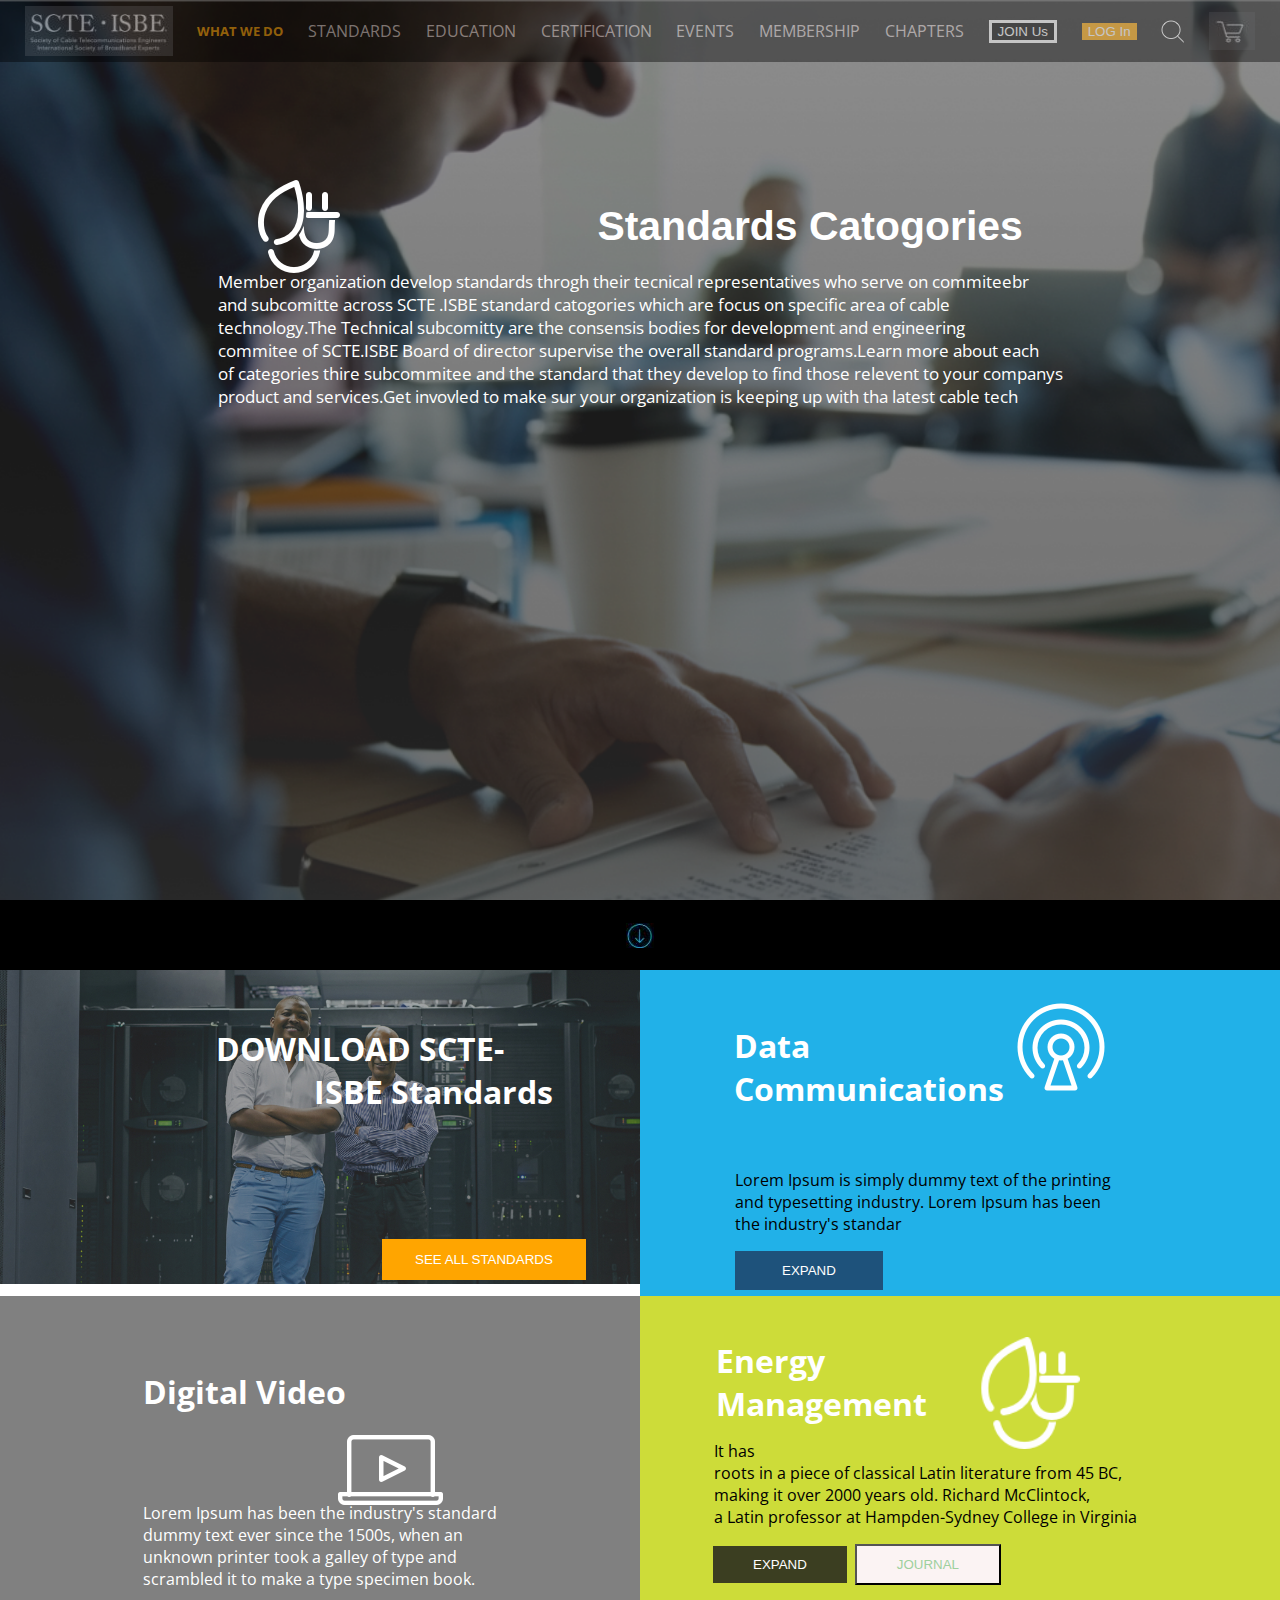
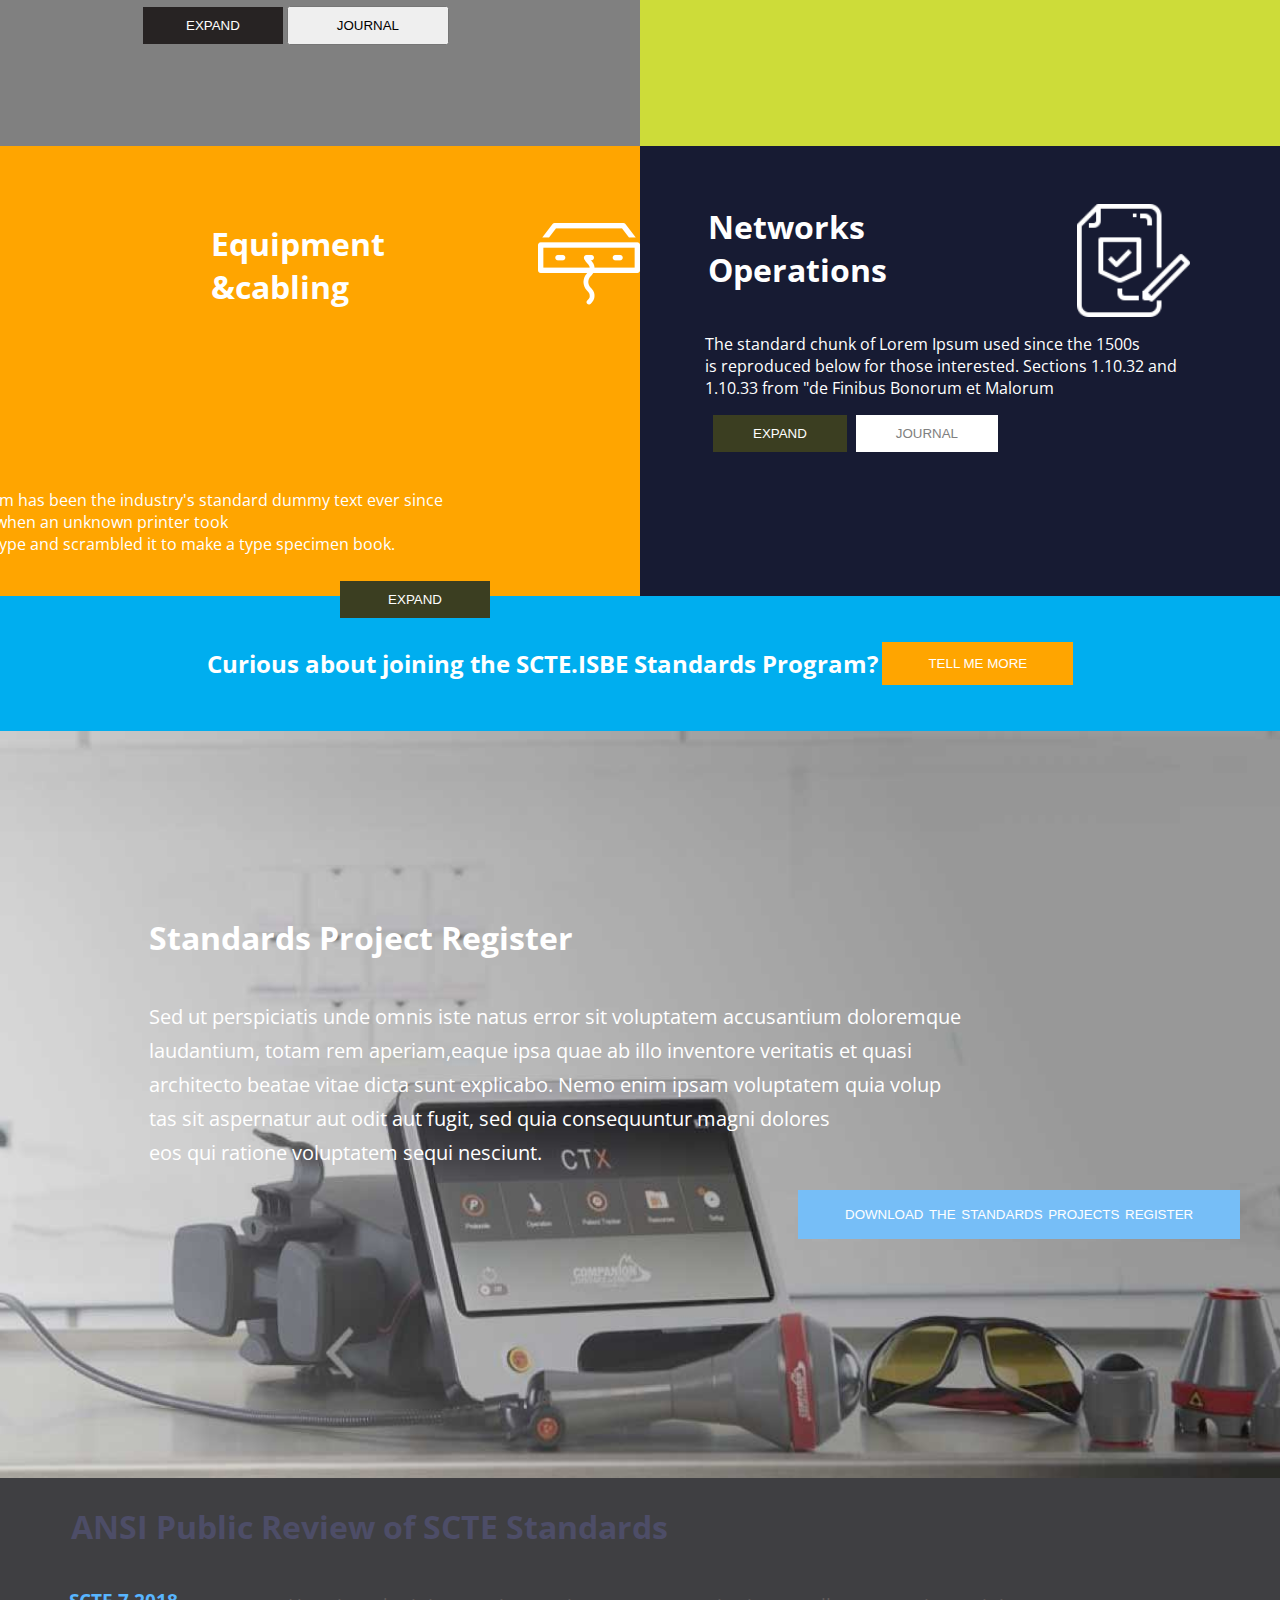
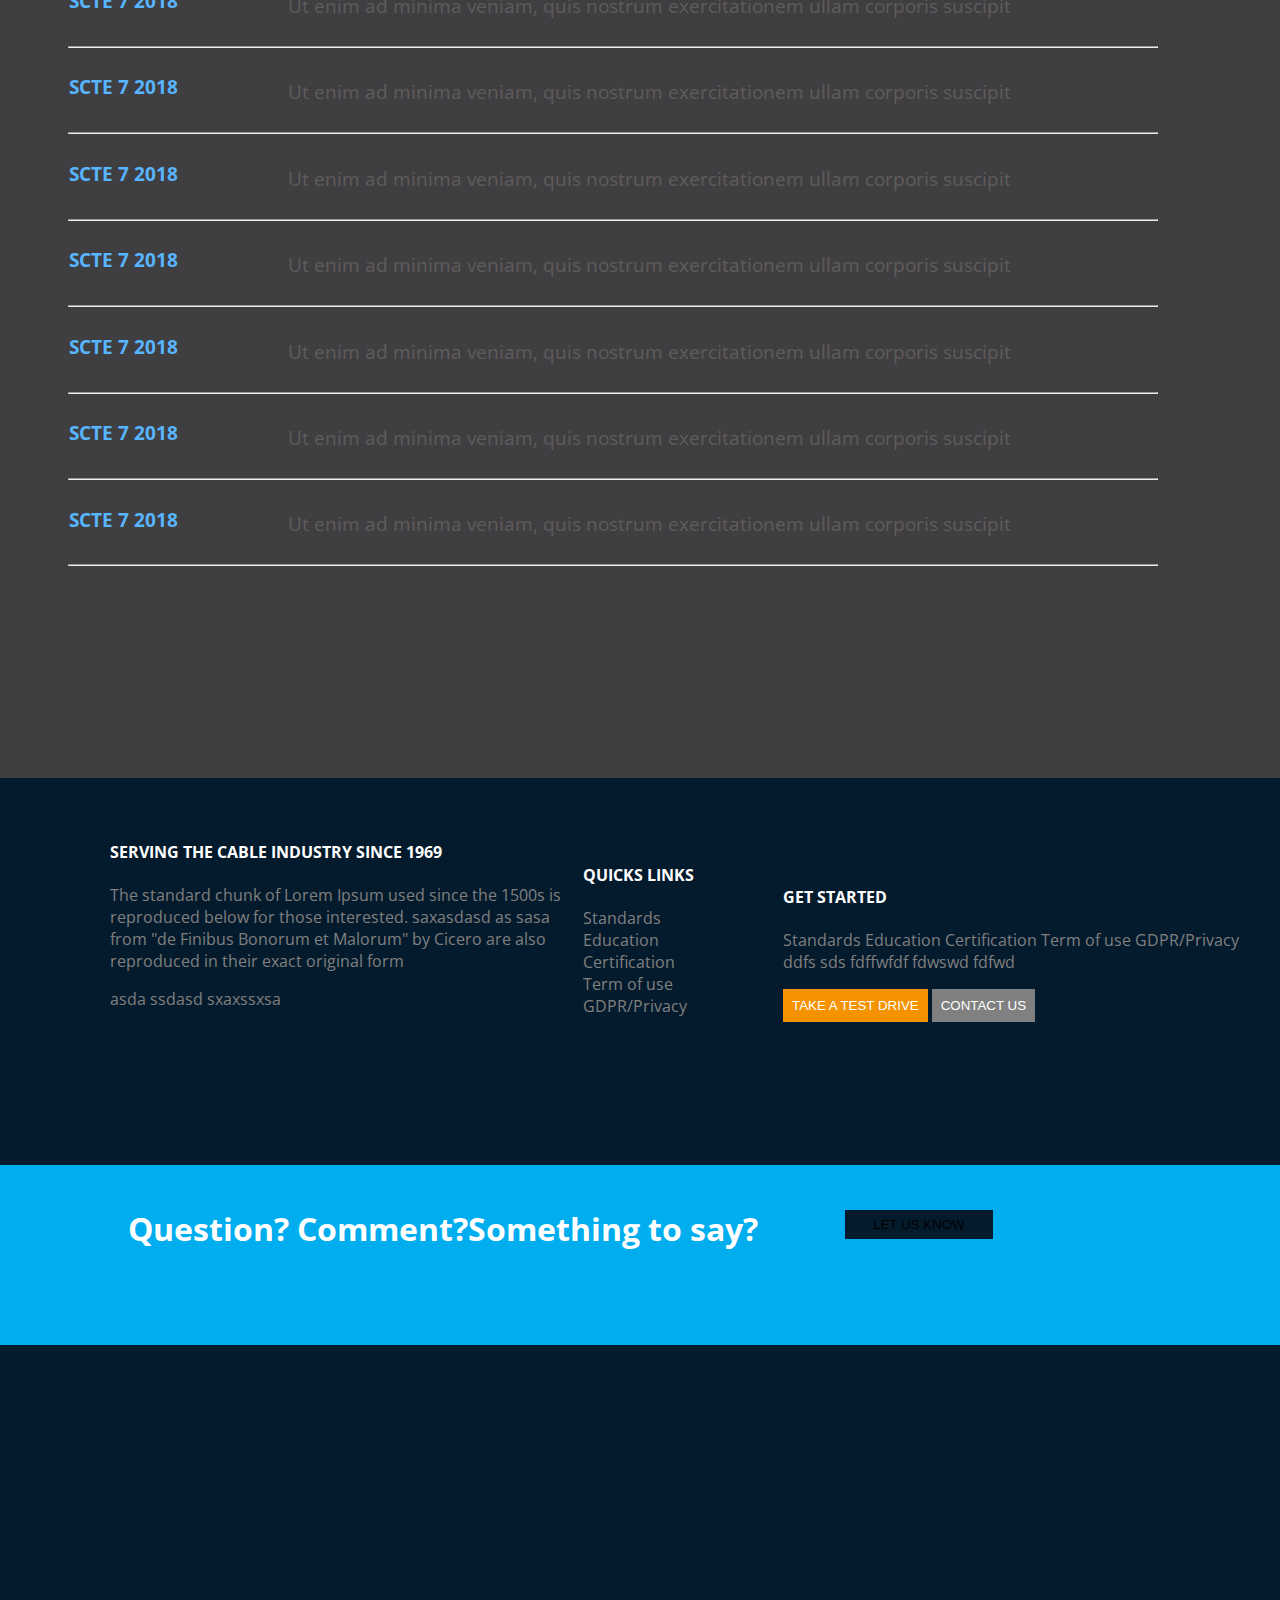
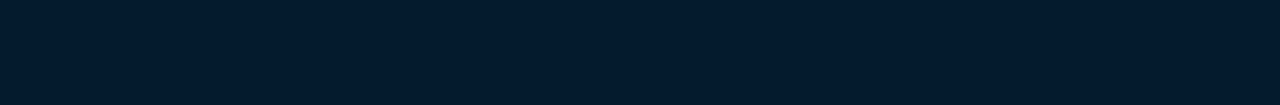
<file: index.html>
<html>
<head>
    <title>Standard categories</title>

    <link rel="stylesheet" href="assets/style/style.css">
    <link href="https://fonts.googleapis.com/css?family=Open+Sans" rel="stylesheet">
    <link rel="stylesheet" href="https://use.fontawesome.com/releases/v5.7.2/css/all.css" integrity="sha384-fnmOCqbTlWIlj8LyTjo7mOUStjsKC4pOpQbqyi7RrhN7udi9RwhKkMHpvLbHG9Sr" crossorigin="anonymous">






</head>
<body>


<div class="sec1">
    <div class="custom-container">

        <div class="mainlogo">
            <img src="assets/images/mainlogo.JPG" alt="">
            <h5 class="main">WHAT WE DO</h5>
            <p class="simple">STANDARDS</p>
            <p class="simple">EDUCATION</p>
            <p class="simple">CERTIFICATION</p>
            <p class="simple">EVENTS</p>
            <p class="simple">MEMBERSHIP</p>
            <p class="simple">CHAPTERS</p>
            <button class="joinUs">JOIN Us</button>
            <button class="login">LOG In</button>
            <img src="assets/images/page-1.png" alt="">
            <img src="assets/images/waste.JPG">
        </div>
        <div class="row2">
            <div class="logo">
                <img src="assets/images/fill-1.png">
                <div class="standard">
                    <h3>Standards Catogories </h3>
                </div>
            </div>
            <div class="description">
                <p> Member organization develop standards throgh their tecnical representatives who serve on
                    commiteebr<br>and subcomitte across SCTE
                    .ISBE standard catogories which are focus on specific area of cable<br>technology.The Technical
                    subcomitty are the consensis bodies for development
                    and engineering<br>commitee of SCTE.ISBE Board of director supervise the overall standard
                    programs.Learn more about each<br> of
                    categories thire subcommitee and the standard that they develop to find those relevent to your
                    companys<br> product and services.Get invovled
                    to make sur your organization is keeping up with tha latest cable tech </p>
            </div>
        </div>
    </div>
</div>


<div class="blue">
    <img src="assets/images/blue.JPG">
</div>
</div>

<div class="sec2">
    <div class="sub-section1">
        <div class="card1">
            <h1>
                DOWNLOAD SCTE-ISBE Standards
            </h1>
            <div class="wrapper">
                <button class="orange-button">
                    SEE ALL STANDARDS
                </button>
            </div>
        </div>
        <div class="card2">
            <div class="custom-row">
                <h1>Data Communications</h1>
                <img src="./assets/images/group-10.png" height="88px" alt="signal">
            </div>
            <div class="card2-row2">
                <p>
                    Lorem Ipsum is simply dummy text of the printing and typesetting industry. Lorem Ipsum has been the
                    industry's standar
                </p>
                <button class="expand">EXPAND
                </button>
            </div>
        </div>
    </div>
    <div class="sub-section2">
        <div class="card3">
            <div class="digitalvideo">
                <h1>Digital Video</h1>
                <div class="group-6">
                    <img src="./assets/images/group-6.png" alt="">
                </div>
            </div>
            <div class="card3-row3">
                <p>
                    Lorem Ipsum has been the industry's standard dummy text ever since the 1500s, when an unknown
                    printer took a galley of type and scrambled it to make a type specimen book.
                </p>

                <button class="expanddigital">EXPAND</button>
                <button class="journaldigital">JOURNAL</button>
            </div>

        </div>

        <div class="card4">
            <h1 class="energy">Energy <br>Management</h1>
            <div class="fill-1">
                <img src="./assets/images/fill-1.png" height="25%" align="right"  hspace="200"></div>
            <p class="roots">It has roots in a piece of classical Latin literature from 45 BC,<br> making it over 2000 years old. Richard McClintock, <br>a Latin professor at Hampden-Sydney College in Virginia</p>
            <button class="expandenergy">EXPAND</button>
            <button class="journalenergy">JOURNAL</button>
        </div>
    </div>
    <div class="sub-section3">
        <div class="card5">
            <div class="equipment">
                <h1>Equipment <br>&cabling</h1>
                <div class="group-23">
                    <img src="./assets/images/group-23.png" alt="">
                </div>
            </div>
            <div class="card5-row5">
                <p class="industry">
                    Lorem Ipsum has been the industry's standard dummy text  ever since<br> the 1500s, when an unknown
                    printer took <br>a galley of type and scrambled it to make a type specimen book.
                </p>
                <button class="expandindustry">EXPAND</button>
            </div>
        </div>
        <div class="card6">
           <h1 class="Networks">Networks <br>Operations</h1>
           <div class="policy">  <img src="assets/images/policy.png" height="25%" hspace="50"> </div>
           <div class="card6-row6">
               <p> The standard chunk of Lorem Ipsum used since the 1500s <br>is reproduced below  for those interested. Sections 1.10.32 and <br> 1.10.33 from "de Finibus Bonorum et Malorum</p> </div>
            <button class="expandnetwork">EXPAND</button>
            <button class="journalnetwork">JOURNAL</button>
        </div>
        </div>
    <div class="curious">
        <h2 class="about">Curious about joining the SCTE.ISBE Standards Program?</h2>
        <button class="tell">TELL ME MORE</button>
    </div>
<sec3>
<div class="projectsBg">
    <h1 class="register">Standards Project Register</h1>
    <p>Sed ut perspiciatis unde omnis iste natus error sit voluptatem accusantium doloremque <br> laudantium, totam rem aperiam,eaque ipsa quae ab illo inventore veritatis et quasi<br> architecto beatae vitae dicta sunt explicabo. Nemo enim ipsam voluptatem quia volup<br>tas sit aspernatur aut odit aut fugit, sed quia consequuntur magni dolores <br>eos qui ratione voluptatem sequi nesciunt.</p>
    <button class="download">DOWNLOAD THE STANDARDS PROJECTS REGISTER</button>
    </div>
</sec3>

    <sec4>
    <div class="ansi">
        <h1 class="public" >ANSI Public Review of SCTE Standards</h1>
        <h3 class=" scte7">SCTE 7 2018</h3>
        <p class="enim">Ut enim ad minima veniam, quis nostrum exercitationem ullam corporis suscipit </p>
        <hr class="line1" >
        <div class="ansi">

            <h3 class=" scte7">SCTE 7 2018</h3>
            <p class="enim">Ut enim ad minima veniam, quis nostrum exercitationem ullam corporis suscipit </p>
            <hr class="line1" >
            <h3 class=" scte7">SCTE 7 2018</h3>
            <p class="enim">Ut enim ad minima veniam, quis nostrum exercitationem ullam corporis suscipit </p>
            <hr class="line1" ><h3 class=" scte7">SCTE 7 2018</h3>
            <p class="enim">Ut enim ad minima veniam, quis nostrum exercitationem ullam corporis suscipit </p>
            <hr class="line1" ><h3 class=" scte7">SCTE 7 2018</h3>
            <p class="enim">Ut enim ad minima veniam, quis nostrum exercitationem ullam corporis suscipit </p>
            <hr class="line1" ><h3 class=" scte7">SCTE 7 2018</h3>
            <p class="enim">Ut enim ad minima veniam, quis nostrum exercitationem ullam corporis suscipit </p>
            <hr class="line1" >
            <h3 class=" scte7">SCTE 7 2018</h3>
            <p class="enim">Ut enim ad minima veniam, quis nostrum exercitationem ullam corporis suscipit </p>
            <hr class="line1" >
        </div>

 </sec4>
</div>
</div>
    <sec5>
            <div class="serving">
                <div class="mainserve"> <h4>SERVING THE CABLE INDUSTRY SINCE 1969</h4>
                 <p class="lorem">The standard chunk of Lorem Ipsum used since the 1500s is<br> reproduced below for those interested. saxasdasd as sasa <br>from "de Finibus Bonorum et Malorum" by Cicero are also<br> reproduced in their exact original form</p>
                <div class="asda">asda ssdasd sxaxssxsa
            </div>
                </div>
        <div class="quick">
            <div class="mainquick"> <h4>QUICKS LINKS</h4>
                <p class="quick">Standards<br>Education <br>Certification<br>Term of use<br>GDPR/Privacy</p>
                  </div>
        </div>
            <div class="get">
                <div class="mainget"> <h4>GET STARTED</h4>
                    <p class="quick">Standards Education Certification Term of use GDPR/Privacy<br>ddfs sds fdffwfdf fdwswd fdfwd</p>
                    <button class="take">TAKE A TEST DRIVE</button>
                    <button class="us">CONTACT US</button>
                </div>
    </sec5>
</div>
</div>
<sec6>

<div class="say">

    <h1 class="question">Question? Comment?Something to say?</h1>
   <div>
    <button class="let">LET US KNOW</button></div>
</div>


</sec6>
            <div class="you">
                <i class="fab fa-facebook-f"></i>
            </div>

</body>
</html>
</file>
<file: assets/style/style.css>
body{
    padding: 0;
    margin: 0;
    font-family: 'Open Sans', sans-serif;;
}

/*Home page*/
/*section one start*/
.sec1{
    background-image: url("../images/bitmap.png");
    background-repeat: no-repeat;
    height:100%;
    font-family: inherit;
    background-size: cover;
}
.custom-container{
    width: 100%;
    display: flex;
    flex-direction: column;
    justify-content: center;
    padding: unset;
    margin: 0 auto;
}

.mainlogo {
    display: flex;
    flex-direction: row;
    justify-content: space-evenly;
    align-items: center;
    width: 100%;
    opacity: 0.5;
    background-color: rgba(0,0,0,0.8);
}
.main{
    color: orange;
}
.simple{
    color: #d0c5c5;
}
.diff{
    border: dashed;
}
.login{
    color: white;
    background: orange;
    border: snow;
}
.joinUs{
    color: white;
    background: black;
    border: solid;
}
.row2{
    /*display: flex;*/
    flex-direction: row;
    justify-content: center;
    align-items: center;
    margin-top: 100px;
}
.logo {
    display: flex;
    flex-direction: row;
    justify-content: space-evenly;
    align-items: center;
}
.description{
    display: flex;
    flex-direction: row;
    justify-content: space-evenly;
    align-items: center;
    color: white;
    font-size: 17px;
    height: 95px;
}
.standard{
    color: white;
    font-family: 'Raleway', sans-serif;

    font-size: 35px;
}
.blue{
    display: flex;
    flex-direction: row;
    justify-content: space-evenly;
    align-items: center;
    background: black;
    width: 100%;
    height: 70px;
}
.bg1{
    background-image: url("../images/v4.jpg");
    background-repeat: no-repeat;
    height: 70%;
    width: 50%;
    background-size: cover;
    margin: 0 auto;
    background-position: center;
}
/*section one end*/

/*Home page section two start*/
.sec2{

}
.sec2 .sub-section1{
    display: flex;
    width: 100%;
}
.card1{
    display: flex;
    flex-direction: column;
    background-image: url("../images/v4.jpg");
    background-size: cover;
    background-position: center;
    background-repeat: no-repeat;
    width: 50%;
    height: 57%;
}


.card1 h1{
    padding: 36px 87px 0px 216px;
    color: white;
    text-align-last: right;
}

.card1 .wrapper{
    justify-content: flex-end;
    margin: 104px 5px 4px 382px;
}

.card1 .orange-button{
    background: orange;
    border: none;
    color: white;
    padding: 13px 33px;
}
.card2{
    background-color:  #21b1e8;
    width: 50%;
}
.custom-row {
    display: flex;
    justify-content: space-around;
    padding: 33px 0px 2px 94px;

    color: white;
    width: 58%;
}

.card2 .card2-row2{
    padding: 19px 161px 6px 95px;
}

.expand{
    color: white;

    padding: 12px 47px;
    background: #1e527b;
    border: none;
}
.sub-section2{

    background-color: gray;
    align-items: center;
    justify-content: space-evenly;
    width: 50%;
    height: 50%;
}
.card3{

width: 50%;
    /*display: flex;*/
/*justify-content: space-evenly;*/
    /*flex-direction: row;*/
    /*padding: 56px;*/
    /*width: 50%;*/
    /*height: 50%;*/

}
.card3-row3{
    padding: 3px 112px 54px 143px;
    margin-top: -50px;
    color: white;
}
.group-6{
     /*display: flex;*/
    /*!*justify-content: flex-end;*!  padding: 5px 0px 3px 474px;*/
}
.expanddigital{
    padding: 11px 43px;
    background-color:  blue;
    background-color: #272323;
    color: white;
    border: none;
}
.journaldigital{
    padding: 10px 48px;

}

.sub-section2{
    display: flex;
    width: 100%;
}
.digitalvideo{
    padding: 63px 95px 42px 65px;
    margin-top: -57px;
    margin-left: 78px;
    margin-bottom: -5px;
    color: white;

}
.group-6{
    margin: 0px 0px -14px 195px;
}

.card4{
    display: flow-root;
    flex-direction: row;
    align-items: center;
    background-color: #CDDC39;;
    width: 50%;
    height: 100%;
}
.energy{
    padding: 22px 22px 21px 76px;
    color: white;
}
.fill-1{
    margin-top: -131px;
}

.roots{
    padding: 103px 50px 0px 74px;
}
.expandenergy{
    padding: 11px 40px;
    margin-left: 73px;
    background-color: #3b3e21;
    border: none;
    color: white;
}
.journalenergy{
    padding: 11px 40px;
    margin-left: 4px;
    background-color: #fbf3f3;
    color: #9ed09e;
}
.sub-section3{
    display: flex;
    /* align-items: center; */
    /* justify-content: space-evenly; */
    width: 100%;
    height: 50%;
}
.card5{
    display: flex;
    flex-direction: row;
    justify-content: space-around;
    background-color: orange;
    width: 50%;
    }
.group-23{
    padding: 0px 0px 0px 327px;
    margin-top: -107px;
}
.equipment{
    margin-top: 55px;
    margin-left: 68px;
    color: white;
}

.industry{
    margin-left: -429px;
    color: white;
    margin-top: 200px;

}
.expandindustry{
    padding: 11px 48px;
    margin-top: 10px;
    margin-left: -3px;
    background-color: #3b3e21;
    border: none;
    color: white;
}
.card6{

    background-color: #171b33;
    background-size: cover;
    width: 50%;
}
.card5-row5{
    margin-top: 143px;
    margin-left: -583px;
    margin-right: 7px;
    color: white;
}

.networks{
    margin-left: 68px;
    margin-top: 59px;
    color: white;


}
.card6-row6{
    margin-left: 65px;
    color: white;

}
.policy{
    margin-left: 387px;
    margin-top: -108px;
}
.expandnetwork{
    padding: 11px 40px;
    margin-left: 73px;
    background-color: #3b3e21;
    border: none;
    color: white;
}
.journalnetwork{
    padding: 11px 40px;
    margin-left: 5px;
    background-color: white;
    border: none;
    color: gray;
}
.curious{
    display: flex;
    flex-direction: row;
    justify-content: space-evenly;
    align-items: center;
    background-color: #00aeef;
    height: 15%;
    width: 100%;
}
.about{
    color: white;
}
.tell{
    background-color: orange;
    height: 43px;
    width: 191px;
    color: white;
    border: none;
    margin-left: -202px;
}

.projectsBg{
    background-image: url(../images/v44.jpg);
    background-size: cover;
    height: 83%;
    width: 100%;
    background-repeat: no-repeat;
    display: flex;
    flex-direction: column;
    align-items: flex-start;
    justify-content: center;
    background-position: center;
    color: white;
}
.projectsBg h1{
    margin-left: 149px;
    margin-top: -54px;
}
.projectsBg p{
    margin-left: 149px;
    font-size: 20px;
    line-height: 1.7;
}
.download{
    word-spacing: 2px;
    margin-left: 798px;
    padding: 17px 47px;
    background-color: #76bef7;
    border: none;
    color: white;

}
.ansi{
    background-color: #3f3f42;
    width: 100%;
    height: 100%;
    display: flex;
    flex-direction: column;

}
.public{
    margin-left: 71px;
    margin-top: 27px;
    color: #4d4d67;
}
.scte7{
    color: #58b5ff;
    margin-left: 69px


}
.enim{
    margin-left: 288px;
    margin-top: -39px;
    font-size: 19px;
    color: #5f5b5b;
}
.line1{
    color: black;
    width: 85%;
    margin-left: 68px;


}
.serving{
    display: flex;
    flex-direction: column;
    background-color: #041b2d;
    height: 43%;
    width: 100%;
    color: white;
}
.lorem{
    color: gray;
}
quick{
    display: flex;
    flex-direction: column;
}
.asda{
    color: gray;
}
.mainserve{
    margin-left: 110px;
    margin-top: 42px;
    color: white;
}
.section5{
    display: flex;
    flex-direction: column;
}
.mainquick{
    margin-left: 583px;
    margin-top: -168px;
    color: white;
}
.quick{
    color: gray;
}
.mainget{
    margin-left: 783px;
    margin-top: -168px;
    color: white;
}
.get{
    color: gray;
}
.take{
    PADDING: 9px;
    background-color: #f59200;
    border: none;
    color: white;
}
.us{
    padding: 9px;
    background-color: gray;
    color: white;
    border: none;
}
.say{
    display: flex;
    background-color: #00aeef;
    width: 100%;
    height: 20%;
}
.question{
    font-family: 'Open Sans', sans-serif;;

    color: white;
    margin-top: 42px;
    margin-left: 128px;
}
.let{
    margin-top: 45px;
    margin-left: 87px;
    padding: 7px 28px;
    background: #041b2d;
    border: none;

}
.you{
    display: flex;
    background-color: #041b2d;
    width: 100%;
    height: 40%;
}











/*Home page section two end*/




/*Home page end*/
</file>
